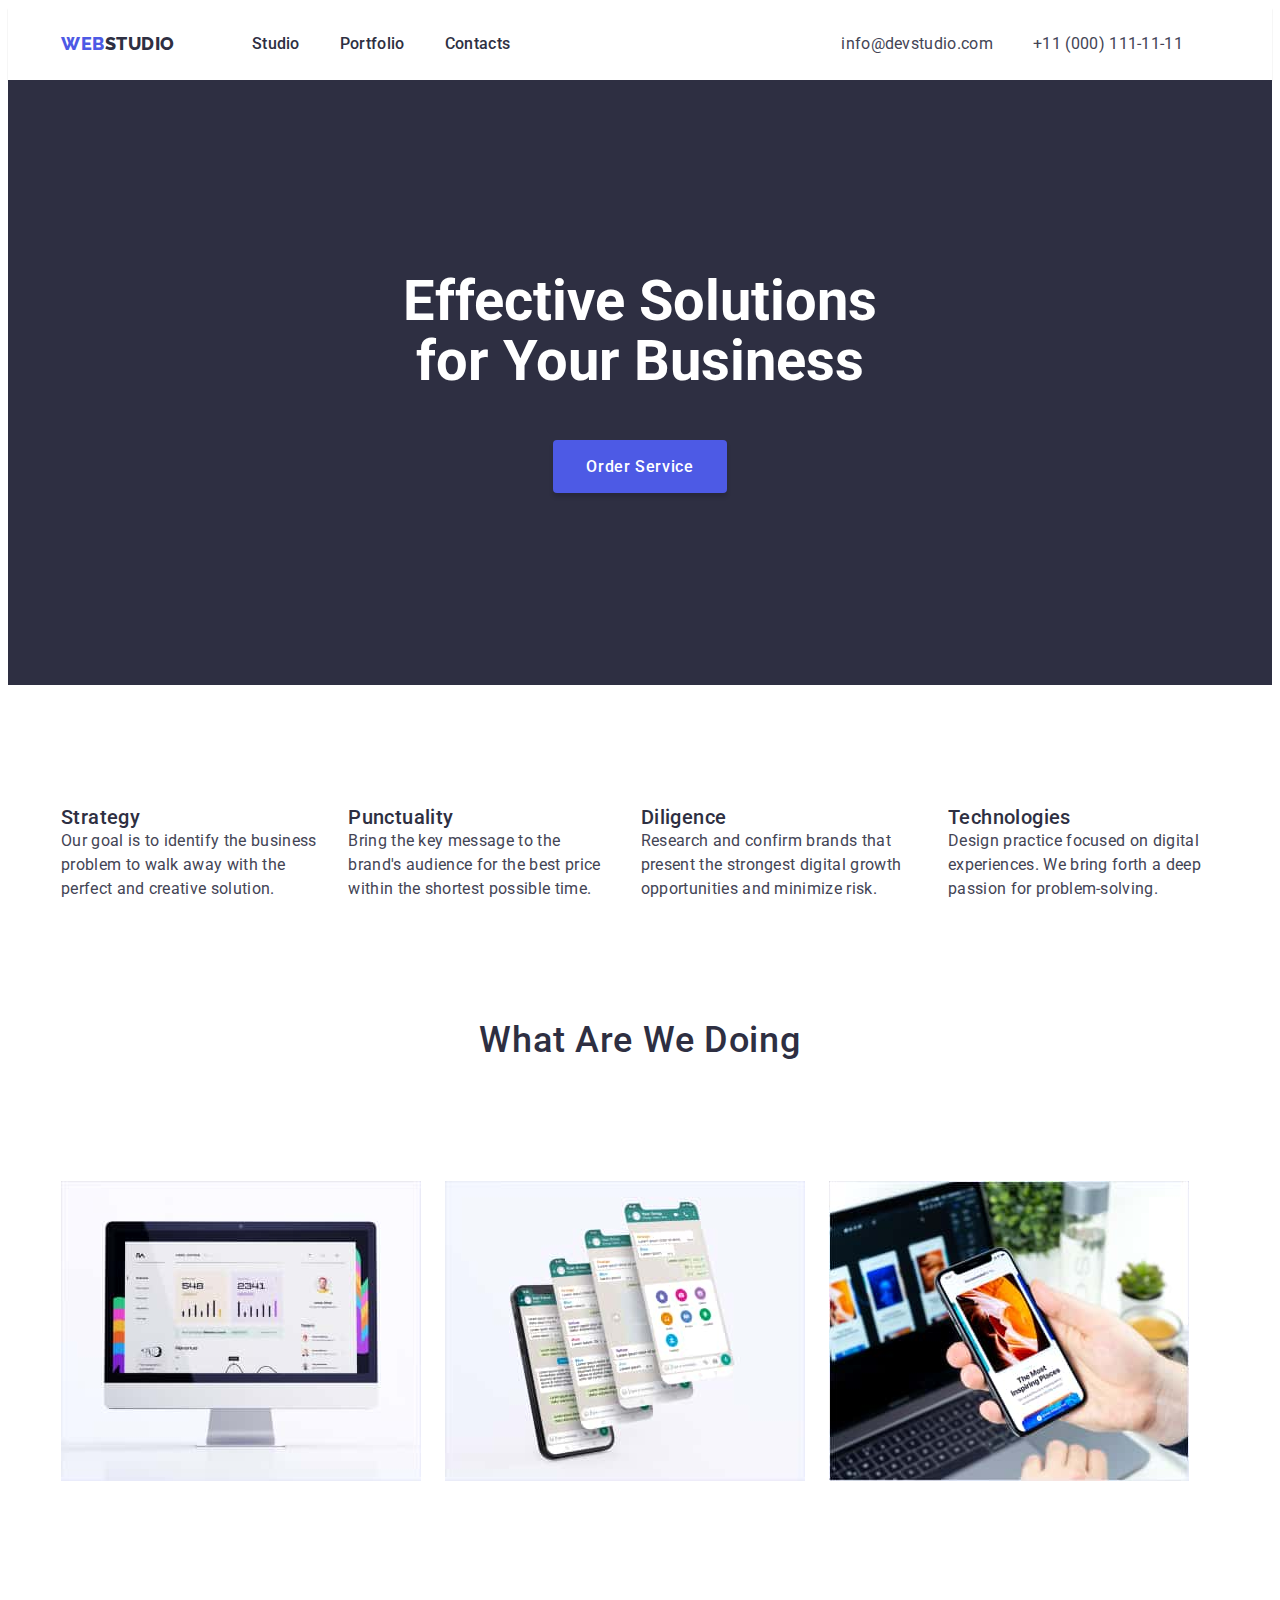
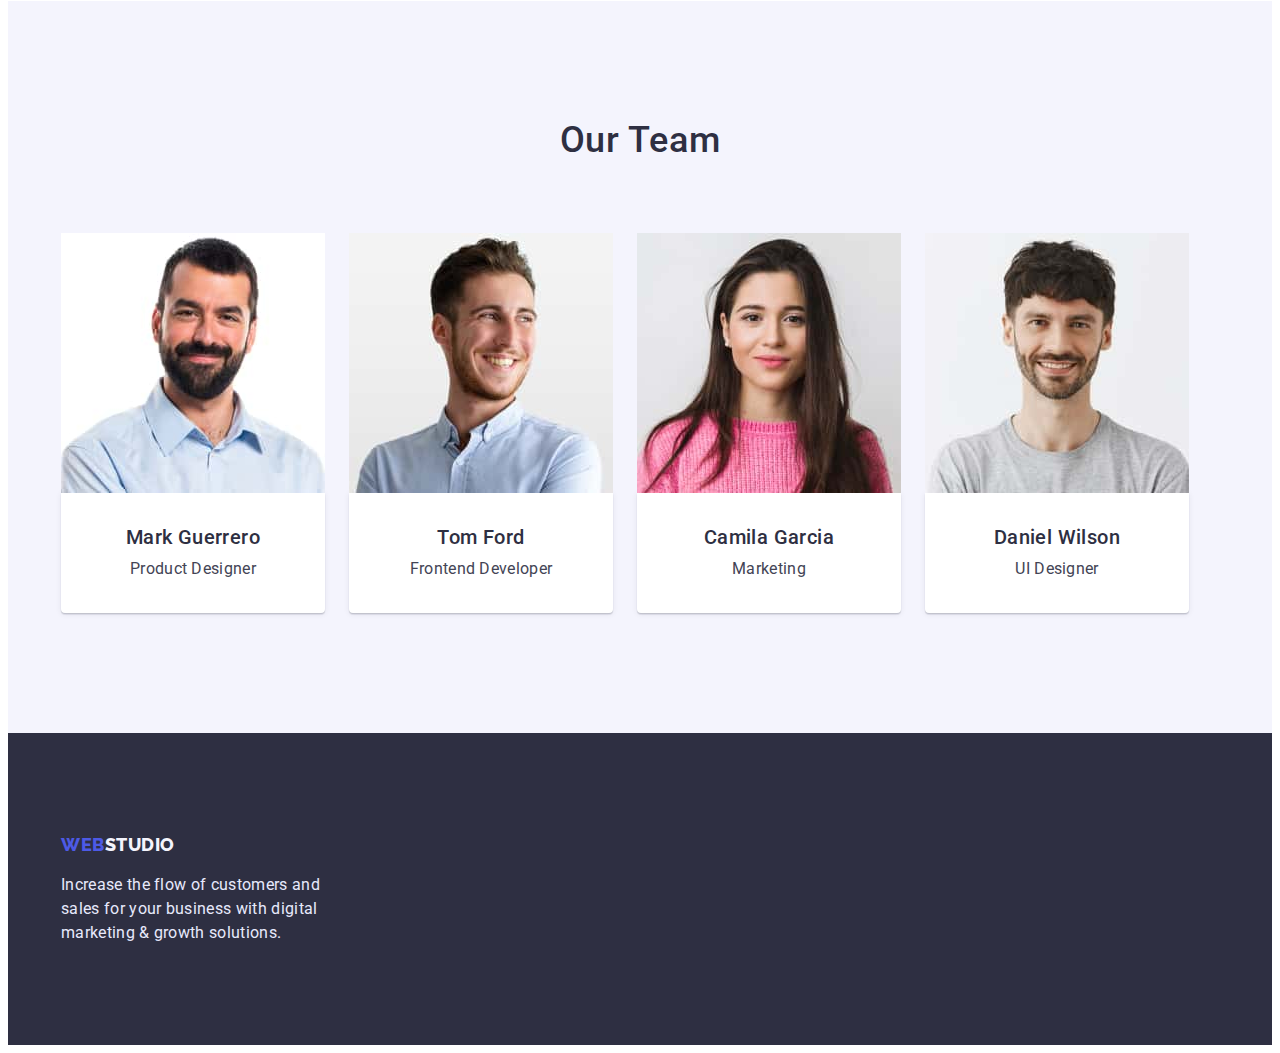
<file: index.html>
<!DOCTYPE html>
<html lang="en">
  <head>
    <meta charset="UTF-8" />
    <meta http-equiv="X-UA-Compatible" content="IE=edge" />
    <meta name="viewport" content="width=device-width, initial-scale=1.0" />
    <title>Document</title>

    <link rel="preconnect" href="https://fonts.googleapis.com" />
    <link rel="preconnect" href="https://fonts.gstatic.com" crossorigin />
    <link
      href="https://fonts.googleapis.com/css2?family=Raleway:wght@800&family=Roboto:wght@400;500;700;900&display=swap"
      rel="stylesheet"
    />
    <link
      rel="stylesheet"
      href="https://cdnjs.cloudflare.com/ajax/libs/modern-normalize/1.1.0/modern-normalize.min.css"
      integrity="sha512-wpPYUAdjBVSE4KJnH1VR1HeZfpl1ub8YT/NKx4PuQ5NmX2tKuGu6U/JRp5y+Y8XG2tV+wKQpNHVUX03MfMFn9Q=="
      crossorigin="anonymous"
      referrerpolicy="no-referrer"
    />
    <link rel="stylesheet" href="./css/styles.css" />
  </head>
  <body>
    <!--Header Webstudio-->
    <header class="header">
      <div class="container header-nav">
        <a class="logo link" href="./index.html">WEB<span>STUDIO</span></a>
        <nav class="main-nav">
          <ul class="header-list list">
            <li class="list-item">
              <a class="header-link link" href="./index.html">Studio</a>
            </li>
            <li class="list-item">
              <a class="header-link link" href="./portfolio.html">Portfolio</a>
            </li>
            <li class="list-item">
              <a class="header-link link" href="/">Contacts</a>
            </li>
          </ul>
        </nav>
        <ul class="contacts list">
          <li class="contacts">
            <a class="header-mail link" href="mailto:info@devstudio.com"
              >info@devstudio.com</a
            >
          </li>
          <li class="contacts">
            <a class="header-phone link" href="tel:+110001111111"
              >+11 (000) 111-11-11</a
            >
          </li>
        </ul>
      </div>
    </header>
    <!--Main Effective Solutionsfor Your Business-->
    <main>
      <section class="hero">
        <div class="container">
          <h1 class="hero-title">Effective Solutions for Your Business</h1>
          <button class="btn main-btn" type="button">Order Service</button>
        </div>
      </section>
      <!--Title of the second section-->
      <section class="section">
        <div class="container">
          <h3 class="hide">Title of the second section</h3>
          <ul class="hero-list list">
            <li class="item">
              <h3 class="title">Strategy</h3>
              <p class="hero-text">
                Our goal is to identify the business problem to walk away with
                the perfect and creative solution.
              </p>
            </li>
            <li class="item">
              <h3 class="title">Punctuality</h3>
              <p class="hero-text">
                Bring the key message to the brand's audience for the best price
                within the shortest possible time.
              </p>
            </li>
            <li class="item">
              <h3 class="title">Diligence</h3>
              <p class="hero-text">
                Research and confirm brands that present the strongest digital
                growth opportunities and minimize risk.
              </p>
            </li>
            <li class="item">
              <h3 class="title">Technologies</h3>
              <p class="hero-text">
                Design practice focused on digital experiences. We bring forth a
                deep passion for problem-solving.
              </p>
            </li>
          </ul>
        </div>
      </section>
      <!--What are we doing-->
      <section class="section doing">
        <div class="container">
          <h2 class="title-doing">What are we doing</h2>
          <ul class="img list">
            <li class="img">
              <img width="360" height="300" src="./img/img.jpg" alt="monitor" />
            </li>
            <li class="img">
              <img width="360" height="300" src="./img/img-2.jpg" alt="phone" />
            </li>
            <li class="img">
              <img
                width="360"
                height="300"
                src="./img/img-3.jpg"
                alt="monitor-phone"
              />
            </li>
          </ul>
        </div>
      </section>
      <!--Our Team-->
      <section class="section our-team">
        <div class="container">
          <h2 class="team">Our Team</h2>
          <ul class="team-list list">
            <li class="worker">
              <img class="photo" src="./img/photo.jpg" alt="Mark Guerrero" />
              <div class="team-text">
                <h3 class="name">Mark Guerrero</h3>
                <p class="work">Product Designer</p>
              </div>
            </li>
            <li class="worker">
              <img class="photo" src="./img/photo-2.jpg" alt="Tom Ford" />
              <div class="team-text">
                <h3 class="name">Tom Ford</h3>
                <p class="work">Frontend Developer</p>
              </div>
            </li>
            <li class="worker">
              <img class="photo" src="./img/photo-3.jpg" alt="Camila Garcia" />
              <div class="team-text">
                <h3 class="name">Camila Garcia</h3>
                <p class="work">Marketing</p>
              </div>
            </li>
            <li class="worker">
              <img class="photo" src="./img/photo-4.jpg" alt="Daniel Wilson" />
              <div class="team-text">
                <h3 class="name">Daniel Wilson</h3>
                <p class="work">UI Designer</p>
              </div>
            </li>
          </ul>
        </div>
      </section>
    </main>
    <!--footer WEBSTUDIO-->
    <footer class="footer">
      <div class="container">
        <a class="logo-footer link" href="/">WEB<span>STUDIO</span></a>
        <p class="footer-text">
          Increase the flow of customers and sales for your business with
          digital marketing & growth solutions.
        </p>
      </div>
    </footer>
  </body>
</html>
</file>
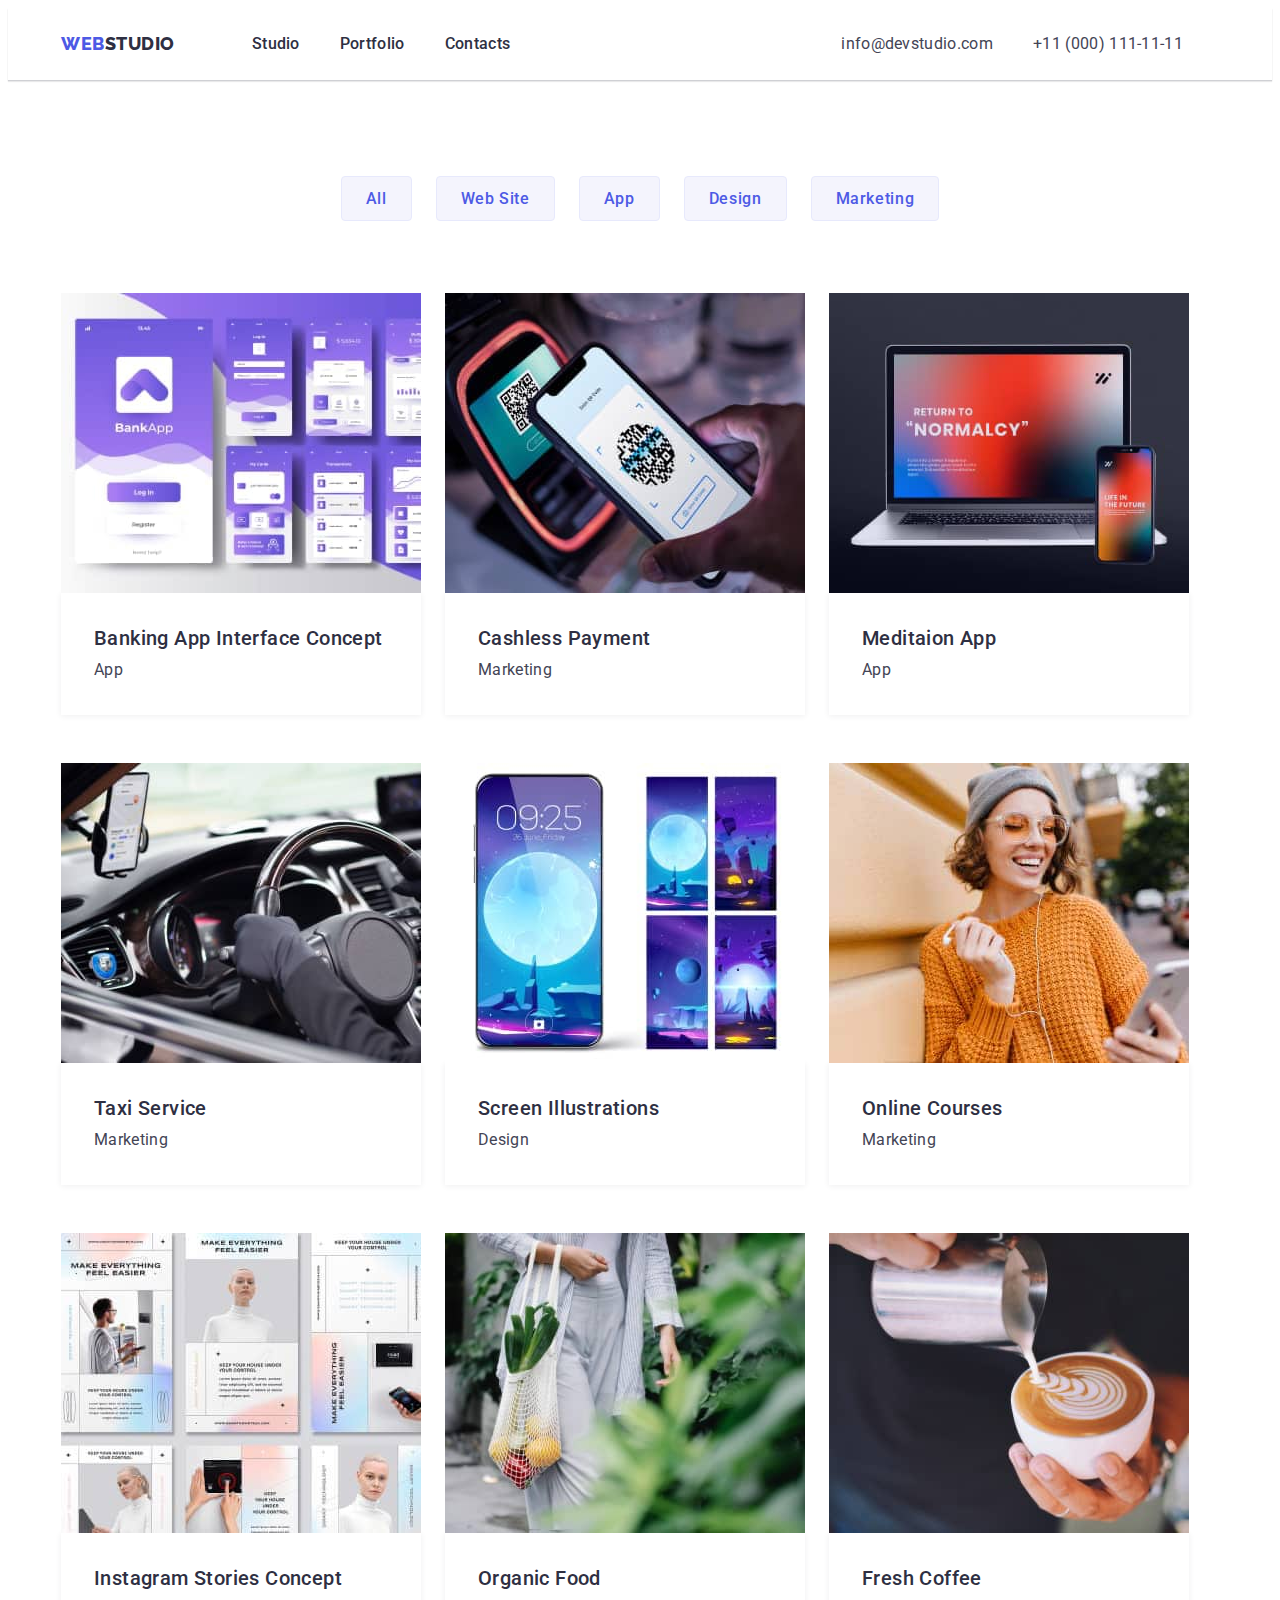
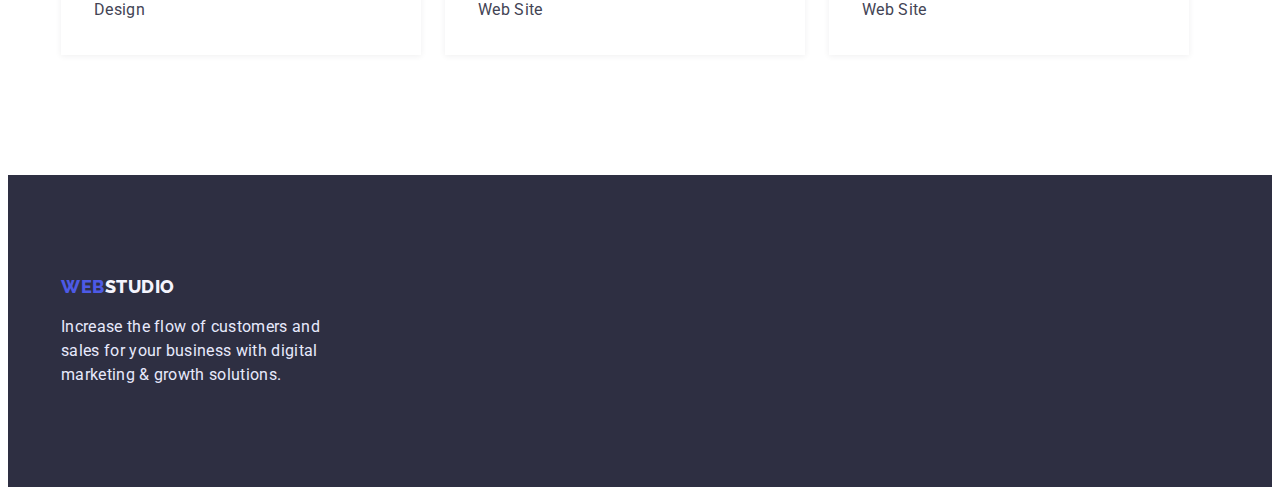
<file: portfolio.html>
<!DOCTYPE html>
<html lang="en">
  <head>
    <meta charset="UTF-8" />
    <meta http-equiv="X-UA-Compatible" content="IE=edge" />
    <meta name="viewport" content="width=device-width, initial-scale=1.0" />
    <title>Document</title>

    <link rel="preconnect" href="https://fonts.googleapis.com" />
    <link rel="preconnect" href="https://fonts.gstatic.com" crossorigin />
    <link
      href="https://fonts.googleapis.com/css2?family=Raleway:wght@700&family=Roboto:wght@400;500;700;900&display=swap"
      rel="stylesheet"
    />

    <link
      rel="stylesheet"
      href="https://cdnjs.cloudflare.com/ajax/libs/modern-normalize/1.1.0/modern-normalize.min.css"
      integrity="sha512-wpPYUAdjBVSE4KJnH1VR1HeZfpl1ub8YT/NKx4PuQ5NmX2tKuGu6U/JRp5y+Y8XG2tV+wKQpNHVUX03MfMFn9Q=="
      crossorigin="anonymous"
      referrerpolicy="no-referrer"
    />

    <link rel="stylesheet" href="./css/styles.css" />
  </head>
  <body>
    <!--Header Portfolio-->
    <header class="header">
      <div class="container header-nav">
        <a class="logo link" href="./index.html">WEB<span>STUDIO</span></a>
        <nav class="main-nav">
          <ul class="header-list list">
            <li class="list-item">
              <a class="header-link link" href="./index.html">Studio</a>
            </li>
            <li class="list-item">
              <a class="header-link link" href="./portfolio.html">Portfolio</a>
            </li>
            <li class="list-item">
              <a class="header-link link" href="/">Contacts</a>
            </li>
          </ul>
        </nav>
        <ul class="contacts list">
          <li class="contacts">
            <a class="header-mail link" href="mailto:info@devstudio.com"
              >info@devstudio.com</a
            >
          </li>
          <li class="contacts">
            <a class="header-phone link" href="tel:+110001111111"
              >+11 (000) 111-11-11</a
            >
          </li>
        </ul>
      </div>
    </header>

    <!--Main buttons-->
    <main>
      <section class="portfolio">
        <div class="container">
          <h1 class="hide">Buttons</h1>
          <ul class="list nav-bottons">
            <li class="item-btn">
              <button class="btn btn-portfolio" type="button">All</button>
            </li>
            <li class="item-btn">
              <button class="btn btn-portfolio" type="button">Web Site</button>
            </li>
            <li class="item-btn">
              <button class="btn btn-portfolio" type="button">App</button>
            </li>
            <li class="item-btn">
              <button class="btn btn-portfolio" type="button">Design</button>
            </li>
            <li class="item-btn">
              <button class="btn btn-portfolio" type="button">Marketing</button>
            </li>
          </ul>

          <!-- Section Gallery -->

          <ul class="img list gallery-list">
            <li class="gallery-item">
              <a class="link" href="/">
                <img
                  class="photo"
                  width="360"
                  height="300"
                  src="./img/bankapp.jpg"
                  alt="bankapp"
                />
                <div class="gallery-text">
                  <h2 class="name">Banking App Interface Concept</h2>
                  <p class="work">App</p>
                </div>
              </a>
            </li>
            <li class="gallery-item">
              <a class="link" href="/">
                <img
                  class="photo"
                  width="360"
                  height="300"
                  src="./img/qr.jpg"
                  alt="qr"
                />
                <div class="gallery-text">
                  <h2 class="name">Cashless Payment</h2>
                  <p class="work">Marketing</p>
                </div>
              </a>
            </li>
            <li class="gallery-item">
              <a class="link" href="/">
                <img
                  class="photo"
                  width="360"
                  height="300"
                  src="./img/laptop-phone.jpg"
                  alt="laptop-phone"
                />
                <div class="gallery-text">
                  <h2 class="name">Meditaion App</h2>
                  <p class="work">App</p>
                </div>
              </a>
            </li>
            <li class="gallery-item">
              <a class="link" href="/">
                <img
                  class="photo"
                  width="360"
                  height="300"
                  src="./img/car.jpg"
                  alt="car"
                />
                <div class="gallery-text">
                  <h3 class="name">Taxi Service</h3>
                  <p class="work">Marketing</p>
                </div>
              </a>
            </li>
            <li class="gallery-item">
              <a class="link" href="/">
                <img
                  class="photo"
                  width="360"
                  height="300"
                  src="./img/phone.jpg"
                  alt="phone"
                />
                <div class="gallery-text">
                  <h2 class="name">Screen Illustrations</h2>
                  <p class="work">Design</p>
                </div>
              </a>
            </li>

            <li class="gallery-item">
              <a class="link" href="/">
                <img
                  class="photo"
                  width="360"
                  height="300"
                  src="./img/girl2.jpg"
                  alt="girl-smile"
                />
                <div class="gallery-text">
                  <h2 class="name">Online Courses</h2>
                  <p class="work">Marketing</p>
                </div>
              </a>
            </li>
            <li class="gallery-item">
              <a class="link" href="/">
                <img
                  class="photo"
                  width="360"
                  height="300"
                  src="./img/people.jpg"
                  alt="people"
                />
                <div class="gallery-text">
                  <h2 class="name">Instagram Stories Concept</h2>
                  <p class="work">Design</p>
                </div>
              </a>
            </li>
            <li class="gallery-item">
              <a class="link" href="/">
                <img
                  class="photo"
                  width="360"
                  height="300"
                  src="./img/girl.jpg"
                  alt="girl-and-food"
                />
                <div class="gallery-text">
                  <h2 class="name">Organic Food</h2>
                  <p class="work">Web Site</p>
                </div>
              </a>
            </li>
            <li class="gallery-item">
              <a class="link" href="/">
                <img
                  class="photo"
                  width="360"
                  height="300"
                  src="./img/coffe.jpg"
                  alt="coffee"
                />
                <div class="gallery-text">
                  <h3 class="name">Fresh Coffee</h3>
                  <p class="work">Web Site</p>
                </div>
              </a>
            </li>
          </ul>
        </div>
      </section>
    </main>

    <!--footer Portfolio-->
    <footer class="footer">
      <div class="container">
        <a class="logo-footer link" href="/">WEB<span>STUDIO</span></a>
        <p class="footer-text">
          Increase the flow of customers and sales for your business with
          digital marketing & growth solutions.
        </p>
      </div>
    </footer>
  </body>
</html>
</file>
<file: css/styles.css>
:root {
  --color-primary-brand: #4d5ae5;
  --color-dark: #2e2f42;
  --color-succes: #31d0aa;
  --color-text: #434455;
  --color-subtle-text: #8e8f99;
  --color-accent: #e7e9fc;
  --color-light: #f4f4fd;
  --color-team-text: #ffffff;
  --shadow-header: 0px 2px 1px rgba(46, 47, 66, 0.08),
    0px 1px 1px rgba(46, 47, 66, 0.16);
  --shadow-team: 0px 1px 6px rgba(46, 47, 66, 0.08),
    0px 1px 1px rgba(46, 47, 66, 0.16), 0px 2px 1px rgba(46, 47, 66, 0.08);
  --shadow-gallery: 0px 1px 6px rgba(46, 47, 66, 0.08);
}

body {
  font-family: "Roboto", sans-serif;
  color: var(--color-dark);
  background-color: white;
}

.container {
  width: 1158px;
  padding: 0 15px;
  margin: 0 auto;
}

.section {
  padding-top: 120px;
}

.link {
  text-decoration: none;
}

header .container {
  display: flex;
}

.header-list,
.contacts,
.logo,
.nav-bottons {
  display: flex;
}

h2,
h3,
h4,
p {
  margin: 0;
}

/* Header */

.header {
  box-shadow: var(--shadow-header);
}

.header-nav,
.main-nav,
.contacts {
  align-items: center;
}

.logo {
  font-family: "Raleway", sans-serif;
  font-weight: 800;
  font-size: 18px;
  line-height: 1.33;
  letter-spacing: 0.03em;
  text-transform: uppercase;
  color: var(--color-primary-brand);
}

.logo span {
  color: var(--color-dark);
}

.logo {
  padding-top: 24px;
  padding-bottom: 24px;
}

.logo {
  margin-right: 77px;
}

.main-nav {
  margin-right: 331px;
}

.header-link {
  font-weight: 500;
  font-size: 16px;
  line-height: 1.5;
  letter-spacing: 0.02em;
  color: var(--color-dark);
}

.header-link {
  padding-top: 24px;
  padding-bottom: 24px;
}

.list-item:not(:last-child) {
  margin-right: 40px;
}

.header-mail {
  font-size: 16px;
  line-height: 1.5;
  letter-spacing: 0.02em;
  color: var(--color-text);
}

.header-phone {
  font-size: 16px;
  line-height: 1.5;
  letter-spacing: 0.02em;
  color: var(--color-text);
}

.header-mail,
.header-phone {
  padding-top: 24px;
  padding-bottom: 24px;
}

.contacts:not(:last-child) {
  margin-right: 40px;
}

.list {
  list-style: none;
  padding: 0;
  margin: 0;
}

.link:hover {
  color: var(--color-text);
}

.link:focus {
  color: var(--color-text);
}

/* Main */

.hero {
  background-color: var(--color-dark);
  text-align: center;
  padding: 192px 0;
}

.hero-title {
  text-align: center;
  width: 492px;
  margin: 0 auto;
  color: white;
  font-size: 56px;
  line-height: 1.07;
  margin-bottom: 48px;
}

.btn {
  font-family: inherit;
  font-weight: 500;
  font-size: 16px;
  letter-spacing: 0.04em;
  cursor: pointer;
}

.main-btn {
  line-height: calc(19 / 16);
  color: var(--color-team-text);
  background: var(--color-primary-brand);
  box-shadow: 0px 4px 4px rgba(0, 0, 0, 0.15);
  border-radius: 4px;
  padding: 16px 32px;
  display: block;
  margin: 0 auto;
  display: block;
  padding: 16px 32px;
  border: 1px solid transparent;
}

.main-btn:hover.btn,
.main-btn:focus.btn {
  background-color: var(--color-primary-brand);
  color: #ffffff;
}

.main-btn:active.btn {
  background: #404bbf;
  box-shadow: 0px 4px 4px rgba(0, 0, 0, 0.15);
  border-radius: 4px;
}

/* Second section */

.hide {
  position: absolute;
  width: 1px;
  height: 1px;
  margin: -1px;
  border: 0;
  padding: 0;
  white-space: nowrap;
  clip-path: inset(100%);
  clip: rect(0 0 0 0);
  overflow: hidden;
}

.title {
  font-weight: 500;
  font-size: 20px;
  line-height: 1.2;
  letter-spacing: 0.02em;
  color: var(--color-dark);
}

.hero-text {
  font-size: 16px;
  line-height: 1.5;
  letter-spacing: 0.02em;
  color: var(--color-text);
}

.hero-list {
  display: flex;
  align-items: center;
}

.item:not(:last-child):not(:last-child) {
  margin-right: 24px;
}

/* Section What are we doing */

.doing {
  padding-bottom: 120px;
}

.title-doing {
  font-weight: 500;
  font-size: 36px;
  line-height: 1.11;
  letter-spacing: 0.02em;
  text-transform: capitalize;
  text-align: center;
  margin-bottom: 72px;
  margin-top: 0;
  margin-bottom: 120px;
}

.img {
  display: flex;
  align-items: flex-start;
}

.img:not(:last-child):not(:last-child) {
  margin-right: 24px;
}

/* Our Team */

.photo {
  display: block;
}

.our-team {
  background: var(--color-light);

  padding-top: 120px;
  padding-bottom: 120px;
}

.team {
  font-weight: 500;
  font-size: 36px;
  line-height: 1.11;
  letter-spacing: 0.02em;
  text-transform: capitalize;
  text-align: center;
}

.name {
  font-weight: 500;
  font-size: 20px;
  line-height: 1.2;
  letter-spacing: 0.02em;
  color: var(--color-dark);
  margin-top: 0;
  margin-bottom: 8px;
}

.work {
  font-size: 16px;
  line-height: 1.5;
  letter-spacing: 0.02em;
  color: var(--color-text);
}

.team-list {
  display: flex;
  margin-top: 72px;
}

.worker:not(:last-child) {
  margin-right: 24px;
}

.team-text {
  display: flex;
  flex-direction: column;
  justify-content: center;
  align-items: center;
  padding: 32px 16px;
  background-color: var(--color-team-text);
  box-shadow: var(--shadow-team);
  border-radius: 0px 0px 4px 4px;
}

/* Footer */

.footer {
  background-color: var(--color-dark);
  padding-top: 100px;
  padding-bottom: 100px;
}

.logo-footer {
  font-family: "Raleway", sans-serif;
  font-style: normal;
  font-weight: 800;
  font-size: 18px;
  line-height: 1.33;
  display: flex;
  letter-spacing: 0.03em;
  text-transform: uppercase;
  color: var(--color-primary-brand);
  width: 1158px;
  margin-bottom: 16px;
}

.logo-footer span {
  color: var(--color-light);
}

.footer-text {
  font-size: 16px;
  line-height: 1.5;
  letter-spacing: 0.02em;
  color: var(--color-accent);
  width: 264px;
}

/* Portfolio buttons */

.btn-portfolio {
  padding: 12px 24px;
  border: 1px solid var(--color-accent);
  border-radius: 4px;
  color: var(--color-primary-brand);
  line-height: 1, 5;
  background-color: var(--color-light);
  order: 0;
  flex-grow: 0;
  text-align: center;
  cursor: pointer;
}

.portfolio {
  padding-top: 96px;
}

.btn-portfolio:hover.btn,
.btn-portfolio:focus.btn {
  background-color: var(--color-primary-brand);
  color: #ffffff;
}

.nav-bottons {
  justify-content: center;
  margin-bottom: 72px;
}

.item-btn:not(:last-child) {
  margin-right: 24px;
}

/* Portfolio Gallery */

.gallery-list {
  display: flex;
  flex-wrap: wrap;
  padding-bottom: 120px;
}

.gallery-item {
  margin-right: 24px;
  margin-bottom: 48px;
}

.gallery-item:nth-child(3n) {
  margin-right: 0;
}

.gallery-item:nth-child(n + 7) {
  margin-bottom: 0;
}

.gallery-text {
  display: flex;
  flex-direction: column;
  padding: 32px 32px;
  background-color: var(--color-team-text);
  border: 0.5px solid var(--color-team-text);
  box-shadow: var(--shadow-gallery);
}
</file>
